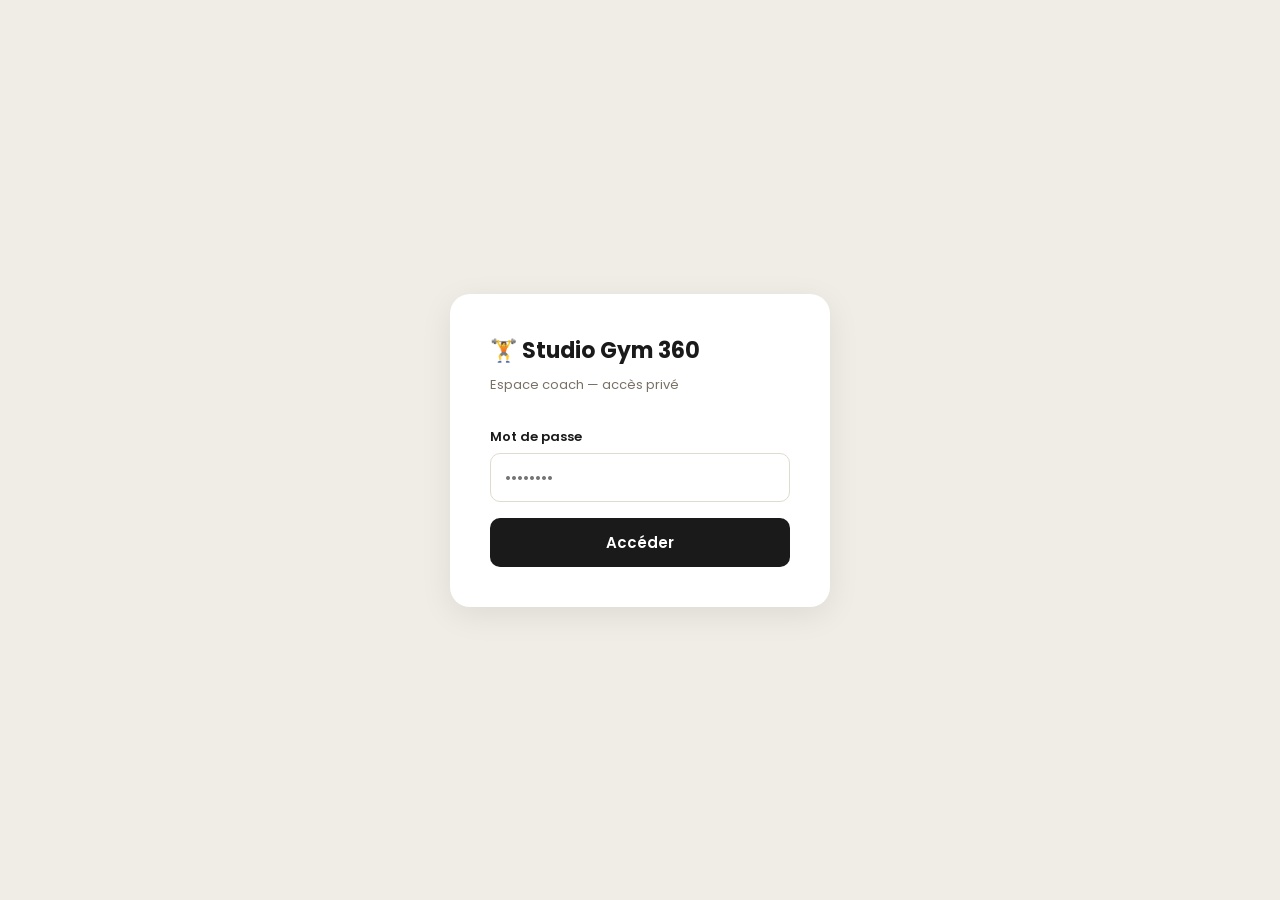
<file: admin.html>
<!DOCTYPE html>
<html lang="fr">
<head>
  <meta charset="UTF-8">
  <meta name="viewport" content="width=device-width, initial-scale=1.0">
  <title>Admin — Studio Gym 360</title>
  <link rel="stylesheet" href="/fonts/fonts.css">
  <style>
    *, *::before, *::after { box-sizing: border-box; margin: 0; padding: 0; }
    :root {
      --sage: #6b8f71; --sage-dark: #4a6b50; --sage-light: #eaf2eb;
      --beige: #f0ede6; --text: #1a1a1a; --text-muted: #7a7166;
      --white: #fff; --border: #e0dbd1;
      --red: #dc3545; --green: #28a745; --orange: #fd7e14;
    }
    body { font-family: 'Poppins', sans-serif; background: var(--beige); color: var(--text); min-height: 100vh; }

    /* ── Login ── */
    .login { display: flex; align-items: center; justify-content: center; min-height: 100vh; padding: 20px; }
    .login__box { background: var(--white); border-radius: 20px; padding: 40px; width: 100%; max-width: 380px; box-shadow: 0 8px 32px rgba(0,0,0,0.08); }
    .login__logo { font-size: 22px; font-weight: 700; margin-bottom: 8px; }
    .login__sub { font-size: 13px; color: var(--text-muted); margin-bottom: 32px; }
    .login__label { display: block; font-size: 13px; font-weight: 600; margin-bottom: 6px; }
    .login__input { width: 100%; padding: 12px 14px; border: 1.5px solid var(--border); border-radius: 10px; font-size: 15px; font-family: inherit; outline: none; transition: border-color .15s; }
    .login__input:focus { border-color: var(--sage); }
    .login__btn { width: 100%; margin-top: 16px; padding: 13px; background: var(--text); color: var(--white); border: none; border-radius: 10px; font-size: 15px; font-weight: 600; font-family: inherit; cursor: pointer; transition: background .15s; }
    .login__btn:hover { background: #333; }
    .login__err { margin-top: 12px; font-size: 13px; color: var(--red); display: none; }

    /* ── App shell ── */
    .app { display: none; }
    .topbar { background: var(--text); color: var(--white); padding: 14px 24px; display: flex; align-items: center; justify-content: space-between; }
    .topbar__title { font-size: 16px; font-weight: 700; }
    .topbar__logout { font-size: 13px; color: rgba(255,255,255,0.6); cursor: pointer; border: none; background: none; font-family: inherit; }
    .topbar__logout:hover { color: #fff; }

    /* ── Tabs ── */
    .tabs { display: flex; gap: 0; border-bottom: 2px solid var(--border); background: var(--white); padding: 0 24px; }
    .tab { padding: 14px 20px; font-size: 14px; font-weight: 600; cursor: pointer; border-bottom: 2px solid transparent; margin-bottom: -2px; color: var(--text-muted); transition: color .15s, border-color .15s; }
    .tab.active { color: var(--sage-dark); border-bottom-color: var(--sage); }
    .content { padding: 24px; max-width: 1100px; margin: 0 auto; }

    /* ── Stat bar ── */
    .stats { display: flex; gap: 12px; margin-bottom: 24px; flex-wrap: wrap; }
    .stat { background: var(--white); border-radius: 12px; padding: 16px 20px; flex: 1; min-width: 120px; }
    .stat__num { font-size: 28px; font-weight: 700; }
    .stat__label { font-size: 12px; color: var(--text-muted); margin-top: 2px; }
    .stat--green .stat__num { color: var(--green); }
    .stat--orange .stat__num { color: var(--orange); }

    /* ── Table ── */
    .table-wrap { background: var(--white); border-radius: 16px; overflow-x: auto; }
    table { width: 100%; border-collapse: collapse; font-size: 13px; }
    th { text-align: left; padding: 12px 16px; font-size: 11px; font-weight: 700; text-transform: uppercase; letter-spacing: .06em; color: var(--text-muted); border-bottom: 1px solid var(--border); }
    td { padding: 14px 16px; border-bottom: 1px solid var(--beige); vertical-align: top; }
    tr:last-child td { border-bottom: none; }
    tr:hover td { background: #fafaf8; }

    /* ── Badge status ── */
    .badge { display: inline-block; padding: 3px 10px; border-radius: 99px; font-size: 11px; font-weight: 700; }
    .badge--confirmed { background: #d4edda; color: #155724; }
    .badge--pending { background: #fff3cd; color: #856404; }
    .badge--cancelled { background: #f8d7da; color: #721c24; }

    /* ── Detail panel ── */
    .detail { display: none; position: fixed; inset: 0; z-index: 200; background: rgba(0,0,0,0.4); align-items: center; justify-content: center; padding: 20px; }
    .detail.open { display: flex; }
    .detail__box { background: var(--white); border-radius: 20px; width: 100%; max-width: 560px; max-height: 85vh; overflow-y: auto; padding: 32px; position: relative; }
    .detail__close { position: absolute; top: 16px; right: 16px; background: var(--beige); border: none; border-radius: 50%; width: 32px; height: 32px; cursor: pointer; font-size: 16px; display: flex; align-items: center; justify-content: center; }
    .detail__name { font-size: 20px; font-weight: 700; margin-bottom: 4px; }
    .detail__slot { font-size: 14px; color: var(--sage-dark); font-weight: 600; margin-bottom: 20px; }
    .detail__section { font-size: 11px; font-weight: 700; text-transform: uppercase; letter-spacing: .06em; color: var(--text-muted); margin: 20px 0 10px; }
    .detail__row { display: flex; gap: 8px; margin-bottom: 8px; font-size: 14px; }
    .detail__key { color: var(--text-muted); min-width: 130px; flex-shrink: 0; }
    .detail__actions { display: flex; gap: 8px; margin-top: 24px; flex-wrap: wrap; }
    .btn { padding: 9px 18px; border-radius: 8px; font-size: 13px; font-weight: 600; font-family: inherit; cursor: pointer; border: none; transition: opacity .15s; }
    .btn:hover { opacity: .85; }
    .btn--green { background: var(--green); color: #fff; }
    .btn--red { background: var(--red); color: #fff; }
    .btn--sage { background: var(--sage); color: #fff; }
    .btn--outline { background: transparent; border: 1.5px solid var(--border); color: var(--text); }
    .notes-input { width: 100%; margin-top: 12px; padding: 10px 12px; border: 1.5px solid var(--border); border-radius: 8px; font-size: 13px; font-family: inherit; resize: vertical; min-height: 70px; outline: none; }
    .notes-input:focus { border-color: var(--sage); }

    /* ── Slots manager ── */
    .slots-header { display: flex; align-items: center; justify-content: space-between; margin-bottom: 20px; flex-wrap: wrap; gap: 12px; }
    .slots-header h2 { font-size: 18px; font-weight: 700; }
    .add-slot { display: flex; gap: 8px; align-items: flex-end; flex-wrap: wrap; background: var(--white); padding: 20px; border-radius: 16px; margin-bottom: 24px; }
    .field { display: flex; flex-direction: column; gap: 6px; }
    .field label { font-size: 12px; font-weight: 600; color: var(--text-muted); }
    .field input { padding: 10px 12px; border: 1.5px solid var(--border); border-radius: 8px; font-size: 14px; font-family: inherit; outline: none; }
    .field input:focus { border-color: var(--sage); }
    .slots-grid { display: grid; grid-template-columns: repeat(auto-fill, minmax(200px, 1fr)); gap: 12px; }
    .slot-card { background: var(--white); border-radius: 12px; padding: 14px 16px; display: flex; align-items: center; justify-content: space-between; }
    .slot-card__info { font-size: 14px; font-weight: 600; }
    .slot-card__time { font-size: 12px; color: var(--text-muted); margin-top: 2px; }
    .slot-card__status { font-size: 11px; margin-top: 4px; }
    .slot-card__del { background: none; border: none; color: var(--red); cursor: pointer; font-size: 18px; padding: 4px; opacity: .6; }
    .slot-card__del:hover { opacity: 1; }
    .slot-card--taken { opacity: .5; }
    .empty { text-align: center; padding: 48px; color: var(--text-muted); font-size: 14px; }

    /* ── Stats ── */
    .stats-grid { display: grid; grid-template-columns: repeat(auto-fill, minmax(160px, 1fr)); gap: 12px; margin-bottom: 28px; }
    .kpi { background: var(--white); border-radius: 14px; padding: 20px; }
    .kpi__num { font-size: 32px; font-weight: 700; line-height: 1; }
    .kpi__label { font-size: 12px; color: var(--text-muted); margin-top: 6px; }
    .kpi__sub { font-size: 11px; color: var(--text-muted); margin-top: 2px; }
    .kpi--sage .kpi__num { color: var(--sage-dark); }
    .funnel { background: var(--white); border-radius: 14px; padding: 20px; margin-bottom: 24px; }
    .funnel__title { font-size: 14px; font-weight: 700; margin-bottom: 16px; }
    .funnel__row { display: flex; align-items: center; gap: 12px; margin-bottom: 12px; }
    .funnel__label { font-size: 13px; width: 160px; flex-shrink: 0; }
    .funnel__bar-wrap { flex: 1; background: var(--beige); border-radius: 99px; height: 10px; overflow: hidden; }
    .funnel__bar { height: 100%; background: var(--sage); border-radius: 99px; transition: width .6s; }
    .funnel__count { font-size: 13px; font-weight: 700; width: 40px; text-align: right; }
    .funnel__pct { font-size: 11px; color: var(--text-muted); width: 40px; text-align: right; }
    .period-btns { display: flex; gap: 8px; margin-bottom: 20px; }
    .period-btn { padding: 6px 14px; border-radius: 99px; border: 1.5px solid var(--border); font-size: 13px; font-weight: 600; font-family: inherit; cursor: pointer; background: none; color: var(--text-muted); }
    .period-btn.active { background: var(--text); color: #fff; border-color: var(--text); }
    .chart-wrap { background: var(--white); border-radius: 14px; padding: 20px; }
    .chart-title { font-size: 14px; font-weight: 700; margin-bottom: 16px; }
    .bar-chart { display: flex; align-items: flex-end; gap: 4px; height: 80px; }
    .bar-chart__col { flex: 1; display: flex; flex-direction: column; align-items: center; gap: 4px; }
    .bar-chart__bar { width: 100%; background: var(--sage-light); border-radius: 4px 4px 0 0; min-height: 2px; transition: height .4s; }
    .bar-chart__bar--today { background: var(--sage); }
    .bar-chart__label { font-size: 9px; color: var(--text-muted); }

    @media (max-width: 600px) {
      .content { padding: 16px; }
      .add-slot { flex-direction: column; }
    }
  </style>
</head>
<body>

<!-- ── Login ── -->
<div class="login" id="login">
  <div class="login__box">
    <div class="login__logo">🏋️ Studio Gym 360</div>
    <div class="login__sub">Espace coach — accès privé</div>
    <label class="login__label" for="pwd">Mot de passe</label>
    <input class="login__input" type="password" id="pwd" placeholder="••••••••" autocomplete="current-password">
    <button class="login__btn" onclick="doLogin()">Accéder</button>
    <div class="login__err" id="login-err">Mot de passe incorrect.</div>
  </div>
</div>

<!-- ── App ── -->
<div class="app" id="app">
  <div class="topbar">
    <span class="topbar__title">🏋️ Studio Gym 360 — Admin</span>
    <button class="topbar__logout" onclick="logout()">Déconnexion</button>
  </div>

  <div class="tabs">
    <div class="tab active" onclick="showTab('reservations', this)">Réservations</div>
    <div class="tab" onclick="showTab('creneaux', this)">Créneaux</div>
    <div class="tab" onclick="showTab('stats', this)">📊 Stats</div>
  </div>

  <!-- Tab Réservations -->
  <div class="content" id="tab-reservations">
    <div class="stats" id="stats"></div>
    <div class="table-wrap">
      <table>
        <thead>
          <tr>
            <th>Date & heure</th>
            <th>Nom</th>
            <th>Contact</th>
            <th>Objectif</th>
            <th>Statut</th>
            <th></th>
          </tr>
        </thead>
        <tbody id="bookings-tbody"></tbody>
      </table>
    </div>
    <p class="empty" id="bookings-empty" style="display:none">Aucune réservation pour l'instant.</p>
  </div>

  <!-- Tab Créneaux -->
  <div class="content" id="tab-creneaux" style="display:none">
    <div class="add-slot">
      <div class="field">
        <label>Date</label>
        <input type="date" id="new-date" min="">
      </div>
      <div class="field">
        <label>Heure</label>
        <input type="time" id="new-time" value="09:00" step="1800">
      </div>
      <button class="btn btn--sage" onclick="addSlot()">+ Ajouter ce créneau</button>
    </div>
    <div class="slots-grid" id="slots-grid"></div>
    <p class="empty" id="slots-empty" style="display:none">Aucun créneau ajouté. Commence par en créer un ci-dessus.</p>
  </div>

  <!-- Tab Stats -->
  <div class="content" id="tab-stats" style="display:none">
    <div class="period-btns">
      <button class="period-btn active" onclick="loadStats(7, this)">7 jours</button>
      <button class="period-btn" onclick="loadStats(30, this)">30 jours</button>
      <button class="period-btn" onclick="loadStats(90, this)">90 jours</button>
    </div>
    <div class="stats-grid" id="kpis"></div>
    <div class="funnel" id="funnel-wrap">
      <div class="funnel__title">Entonnoir de conversion</div>
      <div id="funnel"></div>
    </div>
    <div class="chart-wrap">
      <div class="chart-title">Visites par jour</div>
      <div class="bar-chart" id="bar-chart"></div>
    </div>
  </div>
</div>

<!-- ── Detail panel ── -->
<div class="detail" id="detail" onclick="if(event.target===this)closeDetail()">
  <div class="detail__box">
    <button class="detail__close" onclick="closeDetail()">✕</button>
    <div class="detail__name" id="d-name"></div>
    <div class="detail__slot" id="d-slot"></div>

    <div class="detail__section">Contact</div>
    <div class="detail__row"><span class="detail__key">Email</span><span id="d-email"></span></div>
    <div class="detail__row"><span class="detail__key">Téléphone</span><span id="d-phone"></span></div>

    <div class="detail__section">Profil sportif</div>
    <div class="detail__row"><span class="detail__key">Objectif</span><span id="d-obj"></span></div>
    <div class="detail__row"><span class="detail__key">Niveau</span><span id="d-level"></span></div>
    <div class="detail__row"><span class="detail__key">Dispo / semaine</span><span id="d-time"></span></div>
    <div class="detail__row"><span class="detail__key">Blessures</span><span id="d-injuries"></span></div>
    <div class="detail__row"><span class="detail__key">Source</span><span id="d-ref"></span></div>

    <div class="detail__section">Notes coach</div>
    <textarea class="notes-input" id="d-notes" placeholder="Ajoute tes notes ici…"></textarea>

    <div style="margin-top:20px;padding:14px;background:#fafaf8;border-radius:10px;display:flex;align-items:center;gap:10px;">
      <input type="checkbox" id="d-free-slot" style="width:16px;height:16px;cursor:pointer;accent-color:#6b8f71">
      <label for="d-free-slot" style="font-size:13px;cursor:pointer;">🔓 Libérer le créneau (le rendre à nouveau disponible)</label>
    </div>
    <div class="detail__actions">
      <button class="btn btn--green" onclick="updateStatus('confirmed')">✓ Confirmer</button>
      <button class="btn btn--red" onclick="updateStatus('cancelled')">✕ Annuler</button>
      <button class="btn btn--outline" onclick="saveNotes()">💾 Sauver les notes</button>
    </div>
  </div>
</div>

<script>
  const API = '/api';
  let token = '';
  let currentBookingId = null;
  let allBookings = [];

  // ── Auth ──
  function doLogin() {
    const pwd = document.getElementById('pwd').value;
    token = pwd;
    fetch(`${API}/admin/bookings`, { headers: { Authorization: `Bearer ${token}` } })
      .then(r => {
        if (r.status === 401) {
          document.getElementById('login-err').style.display = 'block';
          token = '';
        } else {
          sessionStorage.setItem('sg360_token', token);
          showApp();
        }
      });
  }
  document.getElementById('pwd').addEventListener('keydown', e => { if (e.key === 'Enter') doLogin(); });

  function logout() {
    sessionStorage.removeItem('sg360_token');
    token = '';
    document.getElementById('app').style.display = 'none';
    document.getElementById('login').style.display = 'flex';
  }

  function showApp() {
    document.getElementById('login').style.display = 'none';
    document.getElementById('app').style.display = 'block';
    document.getElementById('new-date').min = new Date().toISOString().split('T')[0];
    loadBookings();
    loadSlots();
  }

  // ── Tabs ──
  function showTab(id, el) {
    document.querySelectorAll('.tab').forEach(t => t.classList.remove('active'));
    el.classList.add('active');
    document.getElementById('tab-reservations').style.display = id === 'reservations' ? 'block' : 'none';
    document.getElementById('tab-creneaux').style.display = id === 'creneaux' ? 'block' : 'none';
    document.getElementById('tab-stats').style.display = id === 'stats' ? 'block' : 'none';
    if (id === 'stats') loadStats(7, document.querySelector('.period-btn.active'));
  }

  // ── Bookings ──
  function fmtDate(date, time) {
    if (!date || !time) return '—';
    return new Date(`${date}T${time}`).toLocaleString('fr-CH', {
      weekday: 'short', day: 'numeric', month: 'short',
      hour: '2-digit', minute: '2-digit', timeZone: 'Europe/Zurich'
    });
  }

  function loadBookings() {
    fetch(`${API}/admin/bookings`, { headers: { Authorization: `Bearer ${token}` } })
      .then(r => r.json())
      .then(data => {
        allBookings = data;
        renderBookings(data);
        renderStats(data);
      });
  }

  function renderStats(data) {
    const total = data.length;
    const confirmed = data.filter(b => b.status === 'confirmed').length;
    const pending = data.filter(b => b.status === 'pending').length;
    document.getElementById('stats').innerHTML = `
      <div class="stat"><div class="stat__num">${total}</div><div class="stat__label">Total réservations</div></div>
      <div class="stat stat--green"><div class="stat__num">${confirmed}</div><div class="stat__label">Confirmées</div></div>
      <div class="stat stat--orange"><div class="stat__num">${pending}</div><div class="stat__label">En attente</div></div>
    `;
  }

  function renderBookings(data) {
    const tbody = document.getElementById('bookings-tbody');
    document.getElementById('bookings-empty').style.display = data.length ? 'none' : 'block';
    tbody.innerHTML = data.map(b => `
      <tr>
        <td>${fmtDate(b.slots?.date, b.slots?.time)}</td>
        <td><strong>${b.first_name} ${b.last_name}</strong></td>
        <td><a href="mailto:${b.email}">${b.email}</a><br><small>${b.phone}</small></td>
        <td>${b.objective}</td>
        <td><span class="badge badge--${b.status}">${b.status === 'confirmed' ? 'Confirmé' : b.status === 'cancelled' ? 'Annulé' : 'En attente'}</span></td>
        <td><button class="btn btn--outline" onclick="openDetail('${b.id}')">Voir →</button></td>
      </tr>
    `).join('');
  }

  function openDetail(id) {
    const b = allBookings.find(x => x.id === id);
    if (!b) return;
    currentBookingId = id;
    document.getElementById('d-name').textContent = `${b.first_name} ${b.last_name}`;
    document.getElementById('d-slot').textContent = fmtDate(b.slots?.date, b.slots?.time);
    document.getElementById('d-email').innerHTML = `<a href="mailto:${b.email}">${b.email}</a>`;
    document.getElementById('d-phone').textContent = b.phone;
    document.getElementById('d-obj').textContent = b.objective;
    document.getElementById('d-level').textContent = b.level;
    document.getElementById('d-time').textContent = b.weekly_time;
    document.getElementById('d-injuries').textContent = b.injuries || '—';
    document.getElementById('d-ref').textContent = b.referral || '—';
    document.getElementById('d-notes').value = b.notes || '';
    document.getElementById('detail').classList.add('open');
  }

  function closeDetail() {
    document.getElementById('detail').classList.remove('open');
    currentBookingId = null;
  }

  function updateStatus(status) {
    if (!currentBookingId) return;
    const freeSlot = document.getElementById('d-free-slot').checked;
    fetch(`${API}/admin/bookings`, {
      method: 'PATCH',
      headers: { Authorization: `Bearer ${token}`, 'Content-Type': 'application/json' },
      body: JSON.stringify({ id: currentBookingId, status, free_slot: freeSlot }),
    }).then(() => { closeDetail(); loadBookings(); loadSlots(); });
  }

  function saveNotes() {
    if (!currentBookingId) return;
    const notes = document.getElementById('d-notes').value;
    fetch(`${API}/admin/bookings`, {
      method: 'PATCH',
      headers: { Authorization: `Bearer ${token}`, 'Content-Type': 'application/json' },
      body: JSON.stringify({ id: currentBookingId, notes }),
    }).then(() => { closeDetail(); loadBookings(); });
  }

  // ── Slots ──
  function loadSlots() {
    fetch(`${API}/admin/slots`, { headers: { Authorization: `Bearer ${token}` } })
      .then(r => r.json())
      .then(renderSlots);
  }

  function renderSlots(slots) {
    const grid = document.getElementById('slots-grid');
    document.getElementById('slots-empty').style.display = slots.length ? 'none' : 'block';
    grid.innerHTML = slots.map(s => {
      const dt = new Date(`${s.date}T${s.time}`);
      const dayStr = dt.toLocaleDateString('fr-CH', { weekday: 'long', day: 'numeric', month: 'long' });
      const timeStr = dt.toLocaleTimeString('fr-CH', { hour: '2-digit', minute: '2-digit' });
      return `
        <div class="slot-card ${s.is_available ? '' : 'slot-card--taken'}">
          <div>
            <div class="slot-card__info">${dayStr}</div>
            <div class="slot-card__time">${timeStr}</div>
            <div class="slot-card__status">${s.is_available ? '🟢 Disponible' : '🔴 Réservé'}</div>
          </div>
          ${s.is_available
            ? `<button class="slot-card__del" onclick="deleteSlot('${s.id}')" title="Supprimer">×</button>`
            : `<button class="btn btn--outline" style="font-size:11px;padding:5px 10px;" onclick="freeSlot('${s.id}')">🔓 Libérer</button>`
          }
        </div>
      `;
    }).join('');
  }

  function addSlot() {
    const date = document.getElementById('new-date').value;
    const time = document.getElementById('new-time').value + ':00';
    if (!date || !time) return alert('Sélectionne une date et une heure.');
    fetch(`${API}/admin/slots`, {
      method: 'POST',
      headers: { Authorization: `Bearer ${token}`, 'Content-Type': 'application/json' },
      body: JSON.stringify({ date, time }),
    }).then(() => loadSlots());
  }

  function freeSlot(id) {
    if (!confirm('Libérer ce créneau ? Il redeviendra disponible à la réservation.')) return;
    fetch(`${API}/admin/slots`, {
      method: 'PATCH',
      headers: { Authorization: `Bearer ${token}`, 'Content-Type': 'application/json' },
      body: JSON.stringify({ id, is_available: true }),
    }).then(() => loadSlots());
  }

  function deleteSlot(id) {
    if (!confirm('Supprimer ce créneau ?')) return;
    fetch(`${API}/admin/slots`, {
      method: 'DELETE',
      headers: { Authorization: `Bearer ${token}`, 'Content-Type': 'application/json' },
      body: JSON.stringify({ id }),
    }).then(() => loadSlots());
  }

  // ── Stats ──
  function loadStats(days, btn) {
    if (btn) {
      document.querySelectorAll('.period-btn').forEach(b => b.classList.remove('active'));
      btn.classList.add('active');
    }
    fetch(`${API}/admin/stats?days=${days}`, { headers: { Authorization: `Bearer ${token}` } })
      .then(r => r.json())
      .then(d => renderStats(d, days));
  }

  function pct(a, b) { return b ? Math.round((a / b) * 100) : 0; }

  function renderStats(d, days) {
    const convRate = pct(d.bookings_total, d.page_views);

    document.getElementById('kpis').innerHTML = `
      <div class="kpi"><div class="kpi__num">${d.page_views}</div><div class="kpi__label">Visites</div><div class="kpi__sub">${days} derniers jours</div></div>
      <div class="kpi"><div class="kpi__num">${d.cta_clicks}</div><div class="kpi__label">Clics CTA</div><div class="kpi__sub">${pct(d.cta_clicks, d.page_views)}% des visites</div></div>
      <div class="kpi"><div class="kpi__num">${d.bookings_total}</div><div class="kpi__label">Réservations</div><div class="kpi__sub">${d.bookings_confirmed} confirmées</div></div>
      <div class="kpi kpi--sage"><div class="kpi__num">${convRate}%</div><div class="kpi__label">Taux conversion</div><div class="kpi__sub">Visite → résa</div></div>
    `;

    const steps = [
      { label: '👁 Visites', count: d.page_views },
      { label: '🖱 Clics CTA', count: d.cta_clicks },
      { label: '📋 Profil rempli', count: d.form_step2 },
      { label: '📅 Créneau vu', count: d.form_step3 },
      { label: '✅ Réservations', count: d.bookings_total },
    ];
    const max = steps[0].count || 1;
    document.getElementById('funnel').innerHTML = steps.map(s => `
      <div class="funnel__row">
        <span class="funnel__label">${s.label}</span>
        <div class="funnel__bar-wrap"><div class="funnel__bar" style="width:${pct(s.count, max)}%"></div></div>
        <span class="funnel__count">${s.count}</span>
        <span class="funnel__pct">${s === steps[0] ? '' : pct(s.count, steps[0].count) + '%'}</span>
      </div>
    `).join('');

    // Bar chart — last N days
    const today = new Date().toISOString().split('T')[0];
    const cols = [];
    for (let i = Math.min(days, 14) - 1; i >= 0; i--) {
      const dt = new Date(Date.now() - i * 86400000);
      const key = dt.toISOString().split('T')[0];
      cols.push({ key, val: d.by_day[key] || 0, isToday: key === today });
    }
    const maxVal = Math.max(...cols.map(c => c.val), 1);
    document.getElementById('bar-chart').innerHTML = cols.map(c => {
      const h = Math.round((c.val / maxVal) * 70);
      const label = new Date(c.key).toLocaleDateString('fr-CH', { day: 'numeric', month: 'numeric' });
      return `<div class="bar-chart__col">
        <div class="bar-chart__bar ${c.isToday ? 'bar-chart__bar--today' : ''}" style="height:${h}px" title="${c.val} visite(s)"></div>
        <span class="bar-chart__label">${label}</span>
      </div>`;
    }).join('');
  }

  // ── Auto-login if session stored ──
  const saved = sessionStorage.getItem('sg360_token');
  if (saved) { token = saved; showApp(); }
</script>
</body>
</html>
</file>
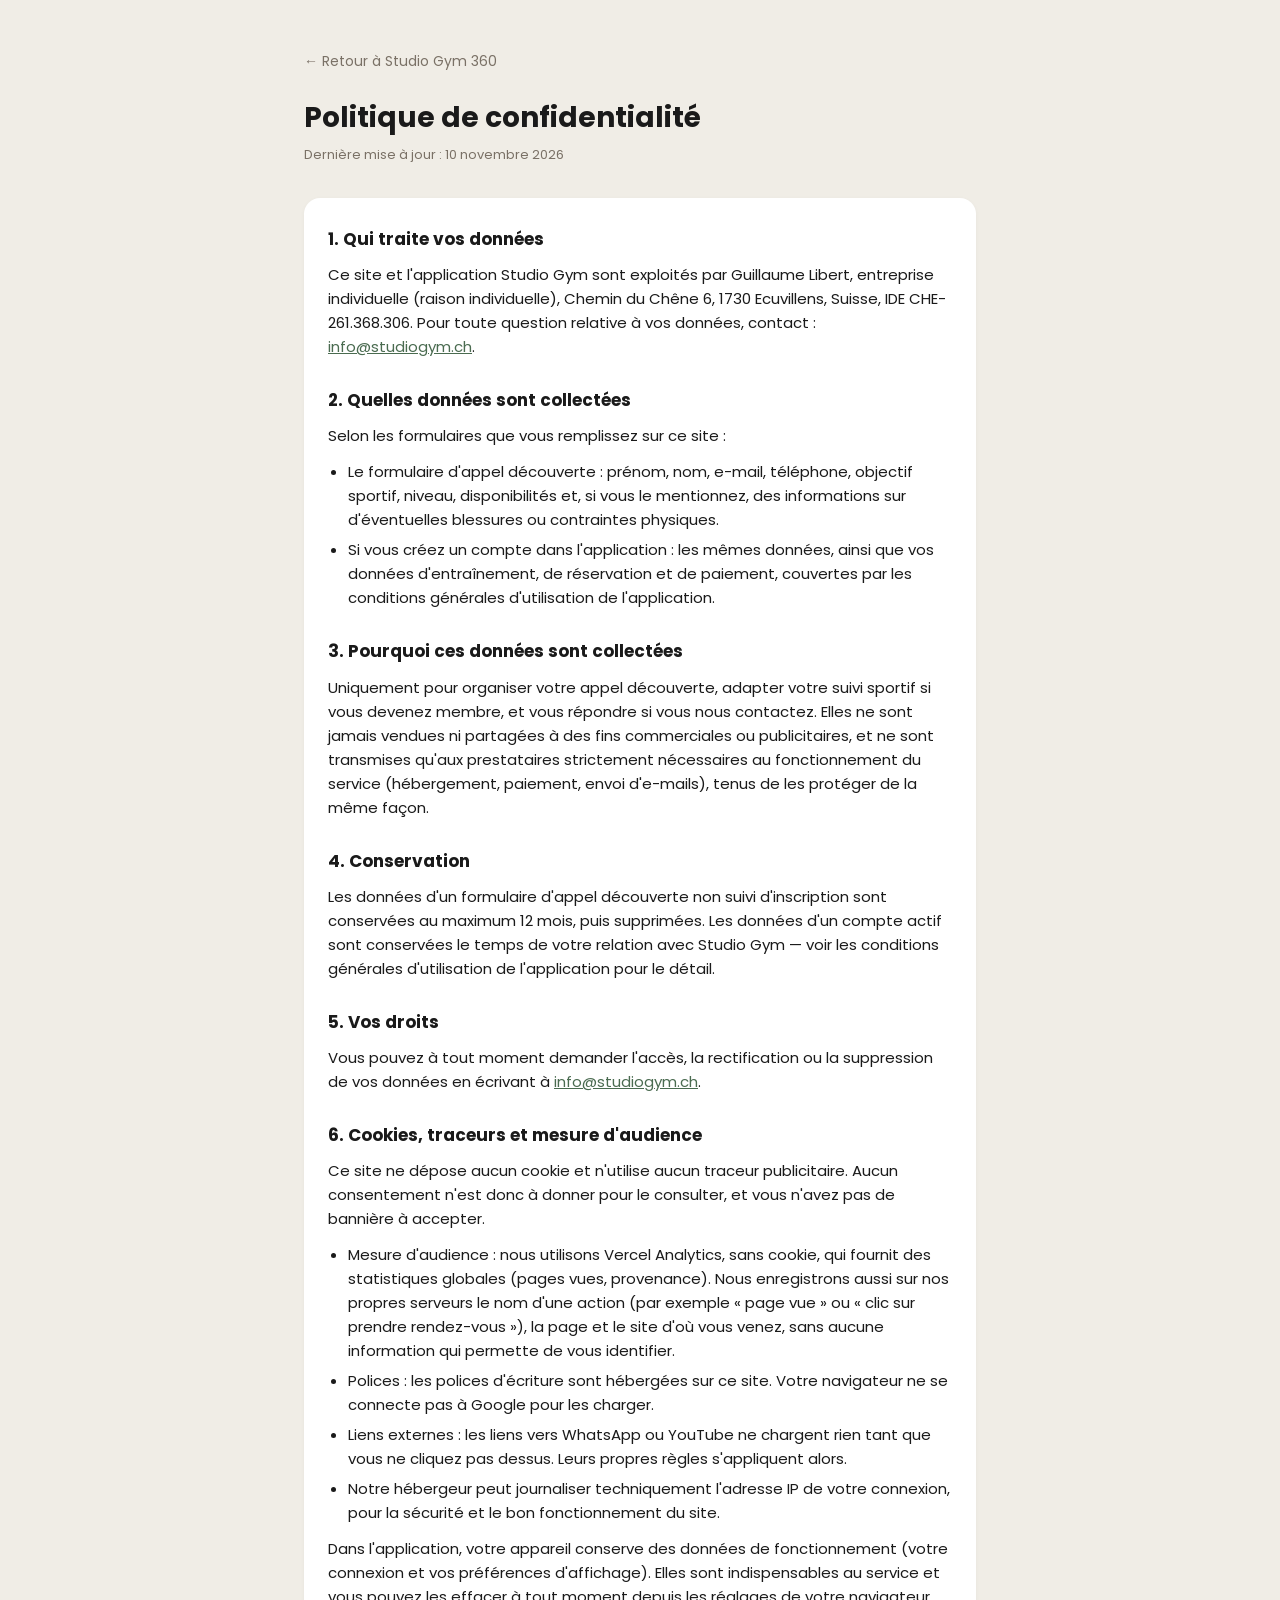
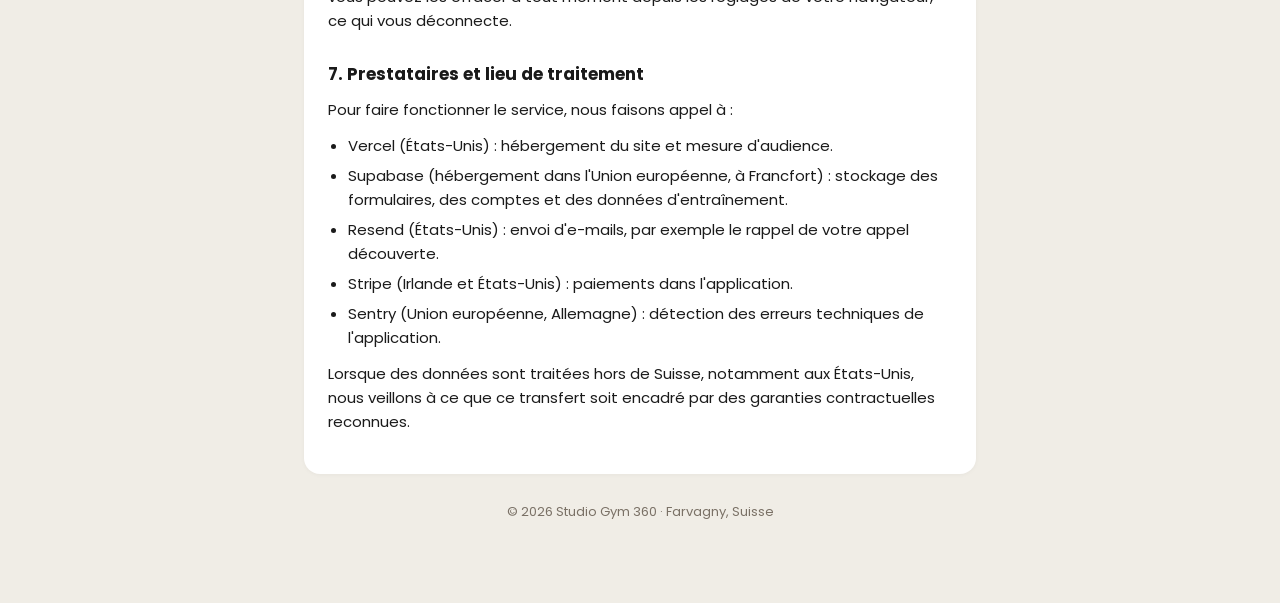
<file: confidentialite.html>
<!DOCTYPE html>
<html lang="fr">
<head>
  <meta charset="UTF-8">
  <meta name="viewport" content="width=device-width, initial-scale=1.0">
  <title>Politique de confidentialité — Studio Gym 360</title>
  <meta name="description" content="Quelles données Studio Gym 360 collecte, pourquoi, et comment les faire supprimer.">
  <meta name="robots" content="noindex">
  <link rel="stylesheet" href="/fonts/fonts.css">
  <style>
    :root {
      --sage: #6b8f71;
      --sage-dark: #4a6b50;
      --beige: #f0ede6;
      --beige-dark: #e0dbd1;
      --text: #1a1a1a;
      --text-muted: #7a7166;
      --white: #ffffff;
    }
    * { box-sizing: border-box; }
    body {
      margin: 0;
      font-family: 'Poppins', sans-serif;
      color: var(--text);
      background: var(--beige);
      line-height: 1.6;
    }
    .wrap { max-width: 720px; margin: 0 auto; padding: 48px 24px 80px; }
    .back { display: inline-block; margin-bottom: 24px; color: var(--text-muted); text-decoration: none; font-size: 14px; }
    .back:hover { color: var(--text); }
    h1 { font-size: 28px; margin: 0 0 4px; }
    .updated { color: var(--text-muted); font-size: 13px; margin: 0 0 32px; }
    .card { background: var(--white); border-radius: 16px; padding: 28px 24px; box-shadow: 0 1px 4px rgba(0,0,0,0.04); }
    h2 { font-size: 17px; margin: 28px 0 10px; }
    h2:first-child { margin-top: 0; }
    p { margin: 0 0 12px; font-size: 15px; }
    ul { margin: 0 0 12px; padding-left: 20px; font-size: 15px; }
    li { margin-bottom: 6px; }
    a { color: var(--sage-dark); }
    footer { text-align: center; padding: 28px 24px 0; font-size: 13px; color: var(--text-muted); }
  </style>
  <link rel="icon" href="/favicon.ico" sizes="48x48">
  <link rel="icon" type="image/png" sizes="192x192" href="/img/favicon-192.png">
  <link rel="apple-touch-icon" href="/img/apple-touch-icon.png">
</head>
<body>
  <div class="wrap">
    <a class="back" href="/">← Retour à Studio Gym 360</a>
    <h1>Politique de confidentialité</h1>
    <p class="updated">Dernière mise à jour : 10 novembre 2026</p>

    <div class="card">
      <h2>1. Qui traite vos données</h2>
      <p>
        Ce site et l'application Studio Gym sont exploités par Guillaume Libert, entreprise
        individuelle (raison individuelle), Chemin du Chêne 6, 1730 Ecuvillens, Suisse,
        IDE CHE-261.368.306. Pour toute question relative à vos données, contact :
        <a href="mailto:info@studiogym.ch">info@studiogym.ch</a>.
      </p>

      <h2>2. Quelles données sont collectées</h2>
      <p>Selon les formulaires que vous remplissez sur ce site :</p>
      <ul>
        <li>Le formulaire d'appel découverte : prénom, nom, e-mail, téléphone, objectif sportif,
          niveau, disponibilités et, si vous le mentionnez, des informations sur d'éventuelles
          blessures ou contraintes physiques.</li>
        <li>Si vous créez un compte dans l'application : les mêmes données, ainsi que vos données
          d'entraînement, de réservation et de paiement, couvertes par les conditions générales
          d'utilisation de l'application.</li>
      </ul>

      <h2>3. Pourquoi ces données sont collectées</h2>
      <p>
        Uniquement pour organiser votre appel découverte, adapter votre suivi sportif si vous
        devenez membre, et vous répondre si vous nous contactez. Elles ne sont jamais vendues ni
        partagées à des fins commerciales ou publicitaires, et ne sont transmises qu'aux
        prestataires strictement nécessaires au fonctionnement du service (hébergement,
        paiement, envoi d'e-mails), tenus de les protéger de la même façon.
      </p>

      <h2>4. Conservation</h2>
      <p>
        Les données d'un formulaire d'appel découverte non suivi d'inscription sont conservées au
        maximum 12 mois, puis supprimées. Les données d'un compte actif sont conservées le temps
        de votre relation avec Studio Gym — voir les conditions générales d'utilisation de
        l'application pour le détail.
      </p>

      <h2>5. Vos droits</h2>
      <p>
        Vous pouvez à tout moment demander l'accès, la rectification ou la suppression de vos
        données en écrivant à <a href="mailto:info@studiogym.ch">info@studiogym.ch</a>.
      </p>

      <h2>6. Cookies, traceurs et mesure d'audience</h2>
      <p>
        Ce site ne dépose aucun cookie et n'utilise aucun traceur publicitaire. Aucun
        consentement n'est donc à donner pour le consulter, et vous n'avez pas de bannière à
        accepter.
      </p>
      <ul>
        <li>Mesure d'audience : nous utilisons Vercel Analytics, sans cookie, qui fournit des
          statistiques globales (pages vues, provenance). Nous enregistrons aussi sur nos propres
          serveurs le nom d'une action (par exemple « page vue » ou « clic sur prendre
          rendez-vous »), la page et le site d'où vous venez, sans aucune information qui
          permette de vous identifier.</li>
        <li>Polices : les polices d'écriture sont hébergées sur ce site. Votre navigateur ne se
          connecte pas à Google pour les charger.</li>
        <li>Liens externes : les liens vers WhatsApp ou YouTube ne chargent rien tant que vous ne
          cliquez pas dessus. Leurs propres règles s'appliquent alors.</li>
        <li>Notre hébergeur peut journaliser techniquement l'adresse IP de votre connexion, pour
          la sécurité et le bon fonctionnement du site.</li>
      </ul>
      <p>
        Dans l'application, votre appareil conserve des données de fonctionnement (votre connexion
        et vos préférences d'affichage). Elles sont indispensables au service et vous pouvez les
        effacer à tout moment depuis les réglages de votre navigateur, ce qui vous déconnecte.
      </p>

      <h2>7. Prestataires et lieu de traitement</h2>
      <p>Pour faire fonctionner le service, nous faisons appel à :</p>
      <ul>
        <li>Vercel (États-Unis) : hébergement du site et mesure d'audience.</li>
        <li>Supabase (hébergement dans l'Union européenne, à Francfort) : stockage des
          formulaires, des comptes et des données d'entraînement.</li>
        <li>Resend (États-Unis) : envoi d'e-mails, par exemple le rappel de votre appel
          découverte.</li>
        <li>Stripe (Irlande et États-Unis) : paiements dans l'application.</li>
        <li>Sentry (Union européenne, Allemagne) : détection des erreurs techniques de
          l'application.</li>
      </ul>
      <p>
        Lorsque des données sont traitées hors de Suisse, notamment aux États-Unis, nous veillons
        à ce que ce transfert soit encadré par des garanties contractuelles reconnues.
      </p>
    </div>

    <footer>© 2026 Studio Gym 360 · Farvagny, Suisse</footer>
  </div>
</body>
</html>
</file>
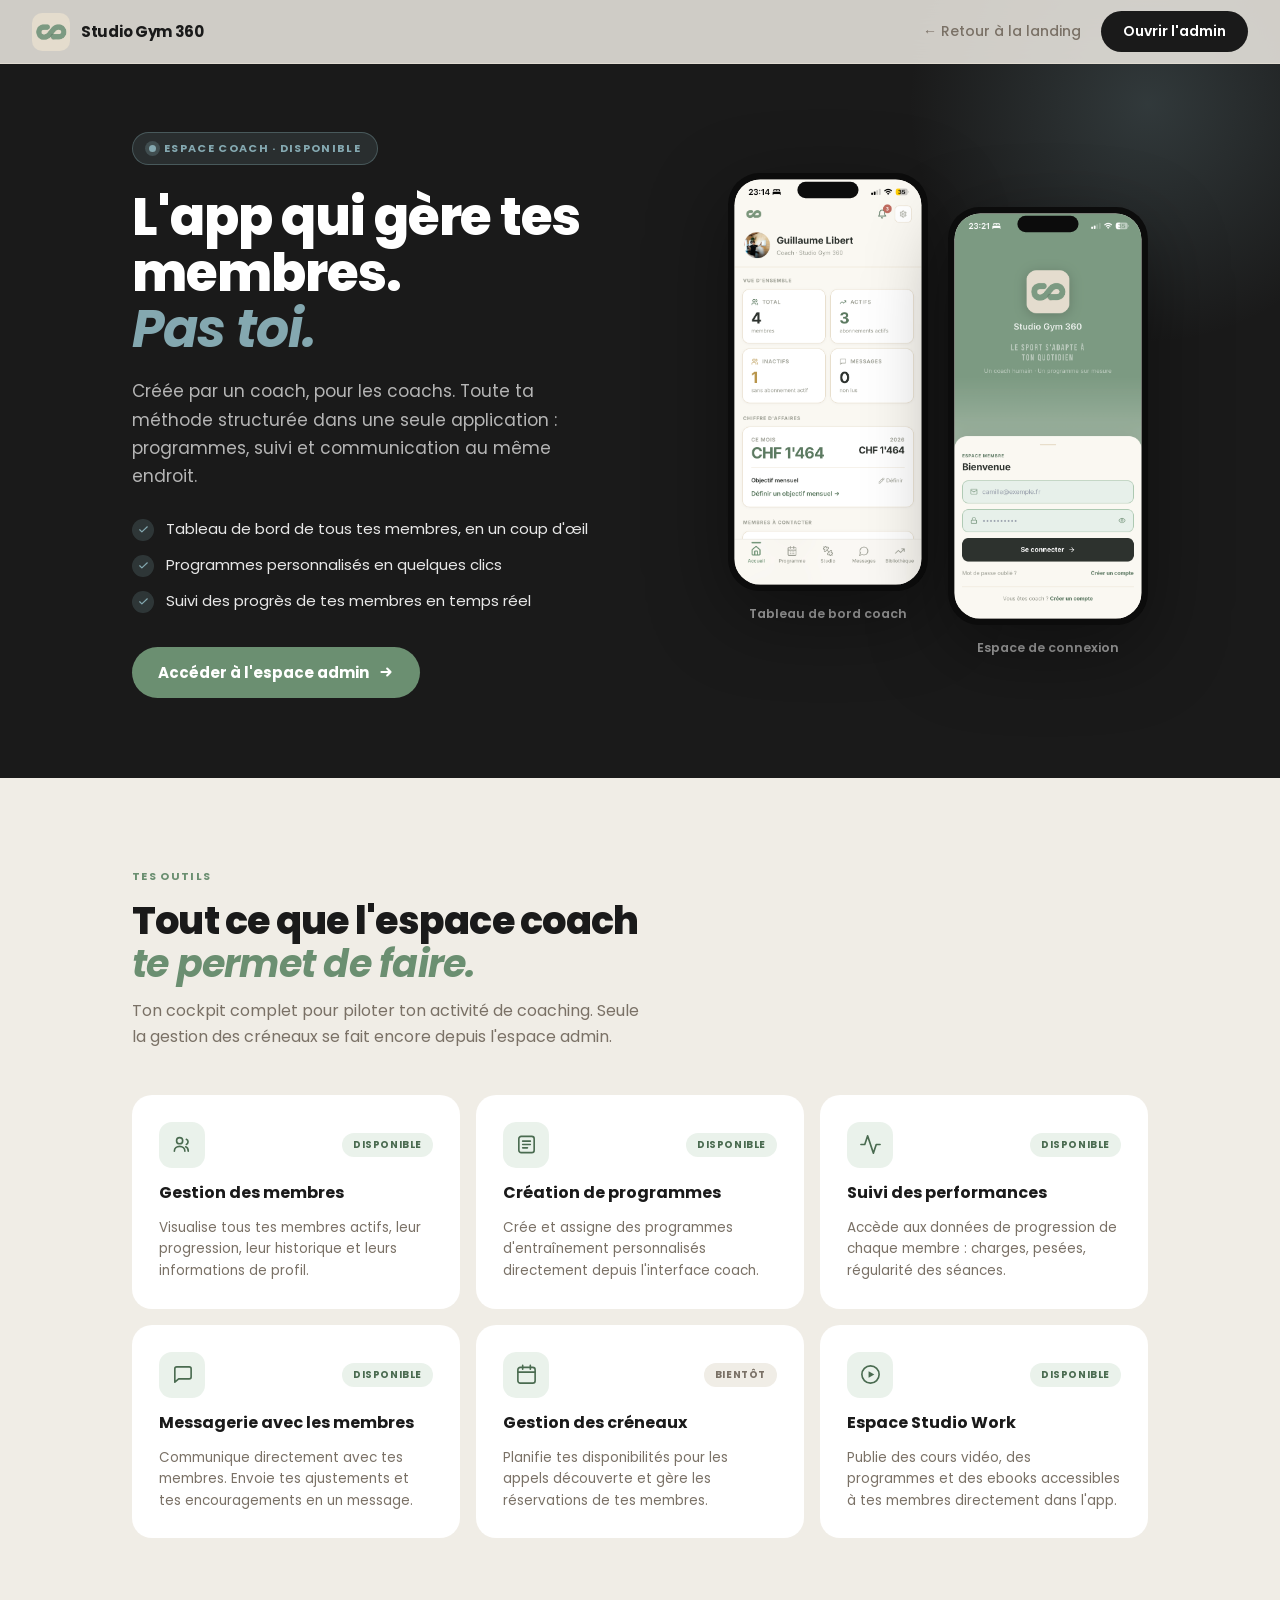
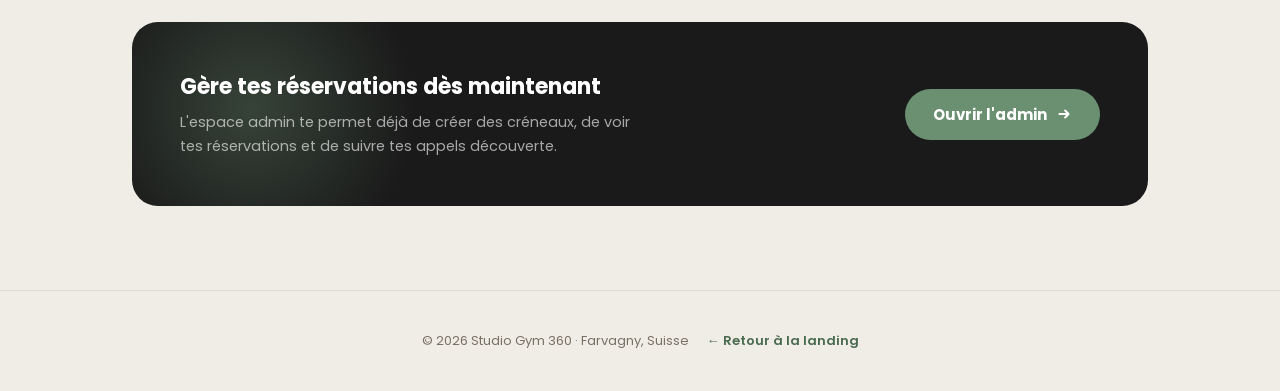
<file: espace-coach.html>
<!DOCTYPE html>
<html lang="fr">
<head>
  <meta charset="UTF-8">
  <meta name="viewport" content="width=device-width, initial-scale=1.0">
  <title>Espace Coach — Studio Gym 360</title>
  <meta name="description" content="L'application pensée pour les coachs Studio Gym 360 : tableau de bord des membres, programmes personnalisés et suivi en temps réel.">
  <link rel="stylesheet" href="/fonts/fonts.css">
  <style>
    /* ─── Design tokens ─────────────────────────────── */
    :root {
      --sage:       #6b8f71;
      --sage-dark:  #4a6b50;
      --sage-light: #eaf2eb;
      --beige:      #f0ede6;
      --beige-dark: #e0dbd1;
      --text:       #1a1a1a;
      --text-muted: #7a7166;
      --white:      #ffffff;
      --accent:     #84a8b0;
    }
    *, *::before, *::after { margin: 0; padding: 0; box-sizing: border-box; }
    html { scroll-behavior: smooth; }
    body {
      font-family: 'Poppins', sans-serif;
      background: var(--beige);
      color: var(--text);
      min-height: 100vh;
      -webkit-font-smoothing: antialiased;
    }
    a { text-decoration: none; color: inherit; }
    .section-inner { max-width: 1080px; margin: 0 auto; padding: 0 32px; }

    /* ─── Nav ─────────────────────────────────────── */
    .nav {
      position: fixed; top: 0; left: 0; right: 0; z-index: 100;
      background: rgba(240,237,230,0.85);
      backdrop-filter: blur(14px); -webkit-backdrop-filter: blur(14px);
      border-bottom: 1px solid var(--beige-dark);
      height: 64px; display: flex; align-items: center; justify-content: space-between;
      padding: 0 32px;
    }
    .nav__brand { display: flex; align-items: center; gap: 11px; color: var(--text); }
    .nav__brand img { width: 38px; height: 38px; border-radius: 10px; object-fit: contain; flex-shrink: 0; }
    .nav__name { font-size: 15px; font-weight: 700; letter-spacing: -0.02em; }
    .nav__right { display: flex; align-items: center; gap: 20px; }
    .nav__back {
      display: inline-flex; align-items: center; gap: 6px;
      font-size: 14px; font-weight: 500; color: var(--text-muted);
      transition: color .18s; white-space: nowrap;
    }
    .nav__back:hover { color: var(--text); }
    .nav__back-short { display: none; }
    .nav__cta {
      background: var(--text); color: var(--white);
      padding: 10px 22px; border-radius: 99px; font-size: 14px; font-weight: 600;
      white-space: nowrap; transition: background .18s;
    }
    .nav__cta:hover { background: #333; }

    /* ─── Hero ─────────────────────────────────────── */
    .hero {
      position: relative; overflow: hidden;
      background: var(--text); color: var(--white);
      padding: 132px 0 80px;
    }
    .hero::before {
      content: ""; position: absolute; top: -20%; right: -10%;
      width: 520px; height: 520px; border-radius: 50%;
      background: radial-gradient(circle, rgba(132,168,176,0.22), transparent 65%);
      pointer-events: none;
    }
    .hero__inner {
      position: relative; max-width: 1080px; margin: 0 auto; padding: 0 32px;
      display: flex; align-items: center; gap: 56px; flex-wrap: wrap;
    }
    .hero__body { flex: 1; min-width: 300px; }
    .hero__tag {
      display: inline-flex; align-items: center; gap: 8px;
      font-size: 11px; font-weight: 700; text-transform: uppercase; letter-spacing: .12em;
      color: var(--accent); background: rgba(132,168,176,0.14);
      border: 1px solid rgba(132,168,176,0.35);
      border-radius: 99px; padding: 7px 16px; margin-bottom: 24px;
    }
    .hero__tag .dot { width: 7px; height: 7px; border-radius: 50%; background: var(--accent); box-shadow: 0 0 0 4px rgba(132,168,176,0.25); }
    .hero__title { font-size: clamp(32px, 5.2vw, 52px); font-weight: 800; line-height: 1.08; letter-spacing: -0.02em; margin-bottom: 20px; }
    .hero__title em { font-style: italic; color: var(--accent); }
    .hero__sub { font-size: 17px; color: rgba(255,255,255,0.68); line-height: 1.65; max-width: 480px; margin-bottom: 28px; }
    .hero__features { list-style: none; display: flex; flex-direction: column; gap: 13px; margin-bottom: 34px; }
    .hero__feature { display: flex; align-items: flex-start; gap: 12px; font-size: 15px; color: rgba(255,255,255,0.9); line-height: 1.45; }
    .hero__feature-icon {
      flex-shrink: 0; width: 22px; height: 22px; border-radius: 50%;
      background: rgba(132,168,176,0.2); color: var(--accent);
      display: flex; align-items: center; justify-content: center; margin-top: 1px;
    }
    .hero__feature-icon svg { width: 13px; height: 13px; }
    .hero__cta {
      display: inline-flex; align-items: center; gap: 9px;
      background: var(--sage); color: #fff; padding: 14px 26px;
      border-radius: 99px; font-size: 15px; font-weight: 700; transition: background .18s, transform .18s;
    }
    .hero__cta:hover { background: var(--sage-dark); transform: translateY(-1px); }

    /* ─── Phones ───────────────────────────────────── */
    .hero__phones { display: flex; gap: 20px; justify-content: center; flex-shrink: 0; }
    .hero__phones .phone-wrap:nth-child(2) { margin-top: 34px; }
    .phone-wrap { flex: none; width: 200px; }
    .phone-frame { width: 200px; height: 418px; overflow: hidden; filter: drop-shadow(0 24px 40px rgba(0,0,0,0.4)); }
    .phone-inner { width: 340px; transform: scale(0.588); transform-origin: top left; }
    .phone-shell { position: relative; background: #0c0c0c; border-radius: 54px; padding: 11px; }
    .phone-screen { position: relative; border-radius: 44px; overflow: hidden; aspect-ratio: 9/19.5; background: #e9e6df; }
    .phone-screen img { position: absolute; inset: 0; width: 100%; height: 100%; object-fit: cover; object-position: top center; }
    .phone-notch { position: absolute; top: 15px; left: 50%; transform: translateX(-50%); width: 104px; height: 28px; background: #0c0c0c; border-radius: 99px; z-index: 2; }
    .phone-label { text-align: center; font-size: 12.5px; font-weight: 600; color: rgba(255,255,255,0.6); margin-top: 14px; }

    /* ─── Sections ─────────────────────────────────── */
    .section { padding: 84px 0; }
    .section-label { display: inline-block; font-size: 11px; font-weight: 700; text-transform: uppercase; letter-spacing: .12em; color: var(--sage); margin-bottom: 14px; }
    .section-title { font-size: clamp(26px, 4vw, 38px); font-weight: 800; line-height: 1.15; letter-spacing: -0.02em; margin-bottom: 12px; }
    .section-title em { font-style: italic; color: var(--sage); }
    .section-desc { font-size: 16px; color: var(--text-muted); line-height: 1.65; max-width: 520px; margin-bottom: 44px; }

    /* ─── Features grid ────────────────────────────── */
    .features-grid { display: grid; grid-template-columns: repeat(auto-fill, minmax(300px, 1fr)); gap: 16px; }
    .feature-card {
      background: var(--white); border-radius: 20px; padding: 26px;
      display: flex; flex-direction: column; gap: 12px;
      border: 1px solid transparent; transition: transform .2s, box-shadow .2s, border-color .2s;
    }
    .feature-card:hover { transform: translateY(-3px); box-shadow: 0 16px 34px rgba(42,42,42,0.08); border-color: var(--beige-dark); }
    .feature-card__head { display: flex; align-items: center; justify-content: space-between; }
    .feature-card__icon {
      width: 46px; height: 46px; border-radius: 13px;
      background: var(--sage-light); color: var(--sage-dark);
      display: flex; align-items: center; justify-content: center;
    }
    .feature-card__icon svg { width: 23px; height: 23px; }
    .feature-card__badge {
      font-size: 10px; font-weight: 700; text-transform: uppercase; letter-spacing: .06em;
      padding: 4px 11px; border-radius: 99px; background: var(--beige); color: var(--text-muted);
    }
    .feature-card__badge--live { background: var(--sage-light); color: var(--sage-dark); }
    .feature-card__title { font-size: 16px; font-weight: 700; }
    .feature-card__desc { font-size: 13.5px; color: var(--text-muted); line-height: 1.6; }

    /* ─── Admin CTA ────────────────────────────────── */
    .admin-cta {
      background: var(--text); color: #fff; border-radius: 26px;
      padding: 48px; display: flex; align-items: center; justify-content: space-between;
      gap: 28px; flex-wrap: wrap; position: relative; overflow: hidden;
    }
    .admin-cta::before {
      content: ""; position: absolute; bottom: -40%; left: -5%;
      width: 340px; height: 340px; border-radius: 50%;
      background: radial-gradient(circle, rgba(107,143,113,0.35), transparent 68%);
    }
    .admin-cta__text { position: relative; }
    .admin-cta__title { font-size: 22px; font-weight: 700; margin-bottom: 8px; }
    .admin-cta__sub { font-size: 14.5px; color: rgba(255,255,255,0.62); line-height: 1.6; max-width: 460px; }
    .admin-cta__btn {
      position: relative; flex-shrink: 0;
      display: inline-flex; align-items: center; gap: 9px;
      padding: 14px 28px; background: var(--sage); color: #fff;
      border-radius: 99px; font-size: 15px; font-weight: 700; transition: background .18s, transform .18s;
    }
    .admin-cta__btn:hover { background: var(--sage-dark); transform: translateY(-1px); }

    /* ─── Footer ───────────────────────────────────── */
    .footer {
      text-align: center; padding: 40px 32px;
      font-size: 13px; color: var(--text-muted);
      border-top: 1px solid var(--beige-dark);
      display: flex; align-items: center; justify-content: center; gap: 18px; flex-wrap: wrap;
    }
    .footer a { color: var(--sage-dark); font-weight: 600; }
    .footer a:hover { text-decoration: underline; }

    /* ─── Responsive ───────────────────────────────── */
    @media (max-width: 860px) {
      .hero__inner { flex-direction: column-reverse; align-items: flex-start; gap: 44px; }
      .hero__phones { width: 100%; }
    }
    @media (max-width: 600px) {
      .nav, .section-inner { padding-left: 20px; padding-right: 20px; }
      .nav__name { display: none; }
      .nav__back-full { display: none; }
      .nav__back-short { display: inline; }
      .nav__back { font-size: 13.5px; font-weight: 600; color: var(--sage-dark); }
      .nav__cta { padding: 9px 18px; font-size: 13.5px; }
      .hero { padding: 108px 0 64px; }
      .hero__inner { padding: 0 20px; }
      .section { padding: 60px 0; }
      .hero__phones { gap: 14px; }
      .hero__phones .phone-wrap:nth-child(2) { margin-top: 20px; }
      .phone-wrap { width: 150px; }
      .phone-frame { width: 150px; height: 314px; }
      .phone-inner { transform: scale(0.441); }
      .admin-cta { padding: 32px 26px; }
    }
  </style>
  <link rel="icon" href="/favicon.ico" sizes="48x48">
  <link rel="icon" type="image/png" sizes="192x192" href="/img/favicon-192.png">
  <link rel="apple-touch-icon" href="/img/apple-touch-icon.png">
</head>
<body>

  <!-- NAV -->
  <nav class="nav" aria-label="Navigation principale">
    <a href="/" class="nav__brand" aria-label="Retour à l'accueil Studio Gym 360">
      <img src="GYM.png" alt="">
      <span class="nav__name">Studio Gym 360</span>
    </a>
    <div class="nav__right">
      <a href="/" class="nav__back"><span class="nav__back-full">← Retour à la landing</span><span class="nav__back-short">← Accueil</span></a>
      <a href="/admin" class="nav__cta">Ouvrir l'admin</a>
    </div>
  </nav>

  <!-- HERO / EN STUDIO -->
  <header class="hero">
    <div class="hero__inner">
      <div class="hero__body">
        <span class="hero__tag"><span class="dot"></span> Espace coach · Disponible</span>
        <h1 class="hero__title">L'app qui gère tes membres.<br><em>Pas toi.</em></h1>
        <p class="hero__sub">Créée par un coach, pour les coachs. Toute ta méthode structurée dans une seule application : programmes, suivi et communication au même endroit.</p>
        <ul class="hero__features">
          <li class="hero__feature">
            <span class="hero__feature-icon"><svg viewBox="0 0 24 24" fill="none" aria-hidden="true"><path d="M5 12.5l4 4L19 7" stroke="currentColor" stroke-width="2.2" stroke-linecap="round" stroke-linejoin="round"/></svg></span>
            Tableau de bord de tous tes membres, en un coup d'œil
          </li>
          <li class="hero__feature">
            <span class="hero__feature-icon"><svg viewBox="0 0 24 24" fill="none" aria-hidden="true"><path d="M5 12.5l4 4L19 7" stroke="currentColor" stroke-width="2.2" stroke-linecap="round" stroke-linejoin="round"/></svg></span>
            Programmes personnalisés en quelques clics
          </li>
          <li class="hero__feature">
            <span class="hero__feature-icon"><svg viewBox="0 0 24 24" fill="none" aria-hidden="true"><path d="M5 12.5l4 4L19 7" stroke="currentColor" stroke-width="2.2" stroke-linecap="round" stroke-linejoin="round"/></svg></span>
            Suivi des progrès de tes membres en temps réel
          </li>
        </ul>
        <a href="/admin" class="hero__cta">
          Accéder à l'espace admin
          <svg width="16" height="16" viewBox="0 0 14 14" fill="none" aria-hidden="true"><path d="M3 7h8M8 4l3 3-3 3" stroke="currentColor" stroke-width="1.8" stroke-linecap="round" stroke-linejoin="round"/></svg>
        </a>
      </div>

      <div class="hero__phones">
        <div class="phone-wrap">
          <div class="phone-frame">
            <div class="phone-inner">
              <div class="phone-shell">
                <div class="phone-screen">
                  <img src="coach-dashboard.png" alt="Application coach Studio Gym 360 — tableau de bord des membres">
                </div>
                <div class="phone-notch" aria-hidden="true"></div>
              </div>
            </div>
          </div>
          <p class="phone-label">Tableau de bord coach</p>
        </div>
        <div class="phone-wrap">
          <div class="phone-frame">
            <div class="phone-inner">
              <div class="phone-shell">
                <div class="phone-screen">
                  <img src="coach-login.png" alt="Application coach Studio Gym 360 — espace de connexion">
                </div>
                <div class="phone-notch" aria-hidden="true"></div>
              </div>
            </div>
          </div>
          <p class="phone-label">Espace de connexion</p>
        </div>
      </div>
    </div>
  </header>

  <!-- CE QUE L'ESPACE COACH PERMET -->
  <section class="section">
    <div class="section-inner">
      <span class="section-label">Tes outils</span>
      <h2 class="section-title">Tout ce que l'espace coach<br><em>te permet de faire.</em></h2>
      <p class="section-desc">Ton cockpit complet pour piloter ton activité de coaching. Seule la gestion des créneaux se fait encore depuis l'espace admin.</p>

      <div class="features-grid">
        <div class="feature-card">
          <div class="feature-card__head">
            <div class="feature-card__icon"><svg viewBox="0 0 24 24" fill="none" aria-hidden="true"><circle cx="9" cy="8" r="3.2" stroke="currentColor" stroke-width="1.7"/><path d="M3.5 19c0-3 2.5-5 5.5-5s5.5 2 5.5 5" stroke="currentColor" stroke-width="1.7" stroke-linecap="round"/><path d="M16 6.5a3 3 0 0 1 0 5.5M18 19c0-2.2-1-4-2.7-4.6" stroke="currentColor" stroke-width="1.7" stroke-linecap="round"/></svg></div>
            <span class="feature-card__badge feature-card__badge--live">Disponible</span>
          </div>
          <div class="feature-card__title">Gestion des membres</div>
          <div class="feature-card__desc">Visualise tous tes membres actifs, leur progression, leur historique et leurs informations de profil.</div>
        </div>

        <div class="feature-card">
          <div class="feature-card__head">
            <div class="feature-card__icon"><svg viewBox="0 0 24 24" fill="none" aria-hidden="true"><rect x="4" y="3.5" width="16" height="17" rx="2.5" stroke="currentColor" stroke-width="1.7"/><path d="M8 8.5h8M8 12h8M8 15.5h5" stroke="currentColor" stroke-width="1.7" stroke-linecap="round"/></svg></div>
            <span class="feature-card__badge feature-card__badge--live">Disponible</span>
          </div>
          <div class="feature-card__title">Création de programmes</div>
          <div class="feature-card__desc">Crée et assigne des programmes d'entraînement personnalisés directement depuis l'interface coach.</div>
        </div>

        <div class="feature-card">
          <div class="feature-card__head">
            <div class="feature-card__icon"><svg viewBox="0 0 24 24" fill="none" aria-hidden="true"><path d="M22 12h-4l-3 9L9 3l-3 9H2" stroke="currentColor" stroke-width="1.7" stroke-linecap="round" stroke-linejoin="round"/></svg></div>
            <span class="feature-card__badge feature-card__badge--live">Disponible</span>
          </div>
          <div class="feature-card__title">Suivi des performances</div>
          <div class="feature-card__desc">Accède aux données de progression de chaque membre : charges, pesées, régularité des séances.</div>
        </div>

        <div class="feature-card">
          <div class="feature-card__head">
            <div class="feature-card__icon"><svg viewBox="0 0 24 24" fill="none" aria-hidden="true"><path d="M21 14.5a2 2 0 0 1-2 2H8l-4 3.5V6a2 2 0 0 1 2-2h13a2 2 0 0 1 2 2z" stroke="currentColor" stroke-width="1.7" stroke-linecap="round" stroke-linejoin="round"/></svg></div>
            <span class="feature-card__badge feature-card__badge--live">Disponible</span>
          </div>
          <div class="feature-card__title">Messagerie avec les membres</div>
          <div class="feature-card__desc">Communique directement avec tes membres. Envoie tes ajustements et tes encouragements en un message.</div>
        </div>

        <div class="feature-card">
          <div class="feature-card__head">
            <div class="feature-card__icon"><svg viewBox="0 0 24 24" fill="none" aria-hidden="true"><rect x="3" y="4.5" width="18" height="16.5" rx="2.5" stroke="currentColor" stroke-width="1.7"/><path d="M3 9.5h18M8 2.5v4M16 2.5v4" stroke="currentColor" stroke-width="1.7" stroke-linecap="round"/></svg></div>
            <span class="feature-card__badge">Bientôt</span>
          </div>
          <div class="feature-card__title">Gestion des créneaux</div>
          <div class="feature-card__desc">Planifie tes disponibilités pour les appels découverte et gère les réservations de tes membres.</div>
        </div>

        <div class="feature-card">
          <div class="feature-card__head">
            <div class="feature-card__icon"><svg viewBox="0 0 24 24" fill="none" aria-hidden="true"><circle cx="12" cy="12" r="9" stroke="currentColor" stroke-width="1.7"/><path d="M10 8.5l6 3.5-6 3.5z" fill="currentColor"/></svg></div>
            <span class="feature-card__badge feature-card__badge--live">Disponible</span>
          </div>
          <div class="feature-card__title">Espace Studio Work</div>
          <div class="feature-card__desc">Publie des cours vidéo, des programmes et des ebooks accessibles à tes membres directement dans l'app.</div>
        </div>
      </div>
    </div>
  </section>

  <!-- ADMIN CTA -->
  <section class="section" style="padding-top:0">
    <div class="section-inner">
      <div class="admin-cta">
        <div class="admin-cta__text">
          <div class="admin-cta__title">Gère tes réservations dès maintenant</div>
          <div class="admin-cta__sub">L'espace admin te permet déjà de créer des créneaux, de voir tes réservations et de suivre tes appels découverte.</div>
        </div>
        <a href="/admin" class="admin-cta__btn">
          Ouvrir l'admin
          <svg width="16" height="16" viewBox="0 0 14 14" fill="none" aria-hidden="true"><path d="M3 7h8M8 4l3 3-3 3" stroke="currentColor" stroke-width="1.8" stroke-linecap="round" stroke-linejoin="round"/></svg>
        </a>
      </div>
    </div>
  </section>

  <!-- FOOTER -->
  <footer class="footer">
    <span>© 2026 Studio Gym 360 · Farvagny, Suisse</span>
    <a href="/">← Retour à la landing</a>
  </footer>

</body>
</html>
</file>
<file: fonts/fonts.css>
/* Polices hébergées sur le site (Bebas Neue, Poppins) : plus aucun appel à Google. Sous-ensemble latin. */
@font-face {
  font-family: 'Bebas Neue';
  font-style: normal;
  font-weight: 400;
  font-display: swap;
  src: url('/fonts/bebas-neue-400.woff2') format('woff2');
  unicode-range: U+0000-00FF, U+0131, U+0152-0153, U+02BB-02BC, U+02C6, U+02DA, U+02DC, U+0304, U+0308, U+0329, U+2000-206F, U+20AC, U+2122, U+2191, U+2193, U+2212, U+2215, U+FEFF, U+FFFD;
}
@font-face {
  font-family: 'Poppins';
  font-style: italic;
  font-weight: 400;
  font-display: swap;
  src: url('/fonts/poppins-400-italic.woff2') format('woff2');
  unicode-range: U+0000-00FF, U+0131, U+0152-0153, U+02BB-02BC, U+02C6, U+02DA, U+02DC, U+0304, U+0308, U+0329, U+2000-206F, U+20AC, U+2122, U+2191, U+2193, U+2212, U+2215, U+FEFF, U+FFFD;
}
@font-face {
  font-family: 'Poppins';
  font-style: italic;
  font-weight: 700;
  font-display: swap;
  src: url('/fonts/poppins-700-italic.woff2') format('woff2');
  unicode-range: U+0000-00FF, U+0131, U+0152-0153, U+02BB-02BC, U+02C6, U+02DA, U+02DC, U+0304, U+0308, U+0329, U+2000-206F, U+20AC, U+2122, U+2191, U+2193, U+2212, U+2215, U+FEFF, U+FFFD;
}
@font-face {
  font-family: 'Poppins';
  font-style: normal;
  font-weight: 400;
  font-display: swap;
  src: url('/fonts/poppins-400.woff2') format('woff2');
  unicode-range: U+0000-00FF, U+0131, U+0152-0153, U+02BB-02BC, U+02C6, U+02DA, U+02DC, U+0304, U+0308, U+0329, U+2000-206F, U+20AC, U+2122, U+2191, U+2193, U+2212, U+2215, U+FEFF, U+FFFD;
}
@font-face {
  font-family: 'Poppins';
  font-style: normal;
  font-weight: 500;
  font-display: swap;
  src: url('/fonts/poppins-500.woff2') format('woff2');
  unicode-range: U+0000-00FF, U+0131, U+0152-0153, U+02BB-02BC, U+02C6, U+02DA, U+02DC, U+0304, U+0308, U+0329, U+2000-206F, U+20AC, U+2122, U+2191, U+2193, U+2212, U+2215, U+FEFF, U+FFFD;
}
@font-face {
  font-family: 'Poppins';
  font-style: normal;
  font-weight: 600;
  font-display: swap;
  src: url('/fonts/poppins-600.woff2') format('woff2');
  unicode-range: U+0000-00FF, U+0131, U+0152-0153, U+02BB-02BC, U+02C6, U+02DA, U+02DC, U+0304, U+0308, U+0329, U+2000-206F, U+20AC, U+2122, U+2191, U+2193, U+2212, U+2215, U+FEFF, U+FFFD;
}
@font-face {
  font-family: 'Poppins';
  font-style: normal;
  font-weight: 700;
  font-display: swap;
  src: url('/fonts/poppins-700.woff2') format('woff2');
  unicode-range: U+0000-00FF, U+0131, U+0152-0153, U+02BB-02BC, U+02C6, U+02DA, U+02DC, U+0304, U+0308, U+0329, U+2000-206F, U+20AC, U+2122, U+2191, U+2193, U+2212, U+2215, U+FEFF, U+FFFD;
}
@font-face {
  font-family: 'Poppins';
  font-style: normal;
  font-weight: 800;
  font-display: swap;
  src: url('/fonts/poppins-800.woff2') format('woff2');
  unicode-range: U+0000-00FF, U+0131, U+0152-0153, U+02BB-02BC, U+02C6, U+02DA, U+02DC, U+0304, U+0308, U+0329, U+2000-206F, U+20AC, U+2122, U+2191, U+2193, U+2212, U+2215, U+FEFF, U+FFFD;
}
</file>
